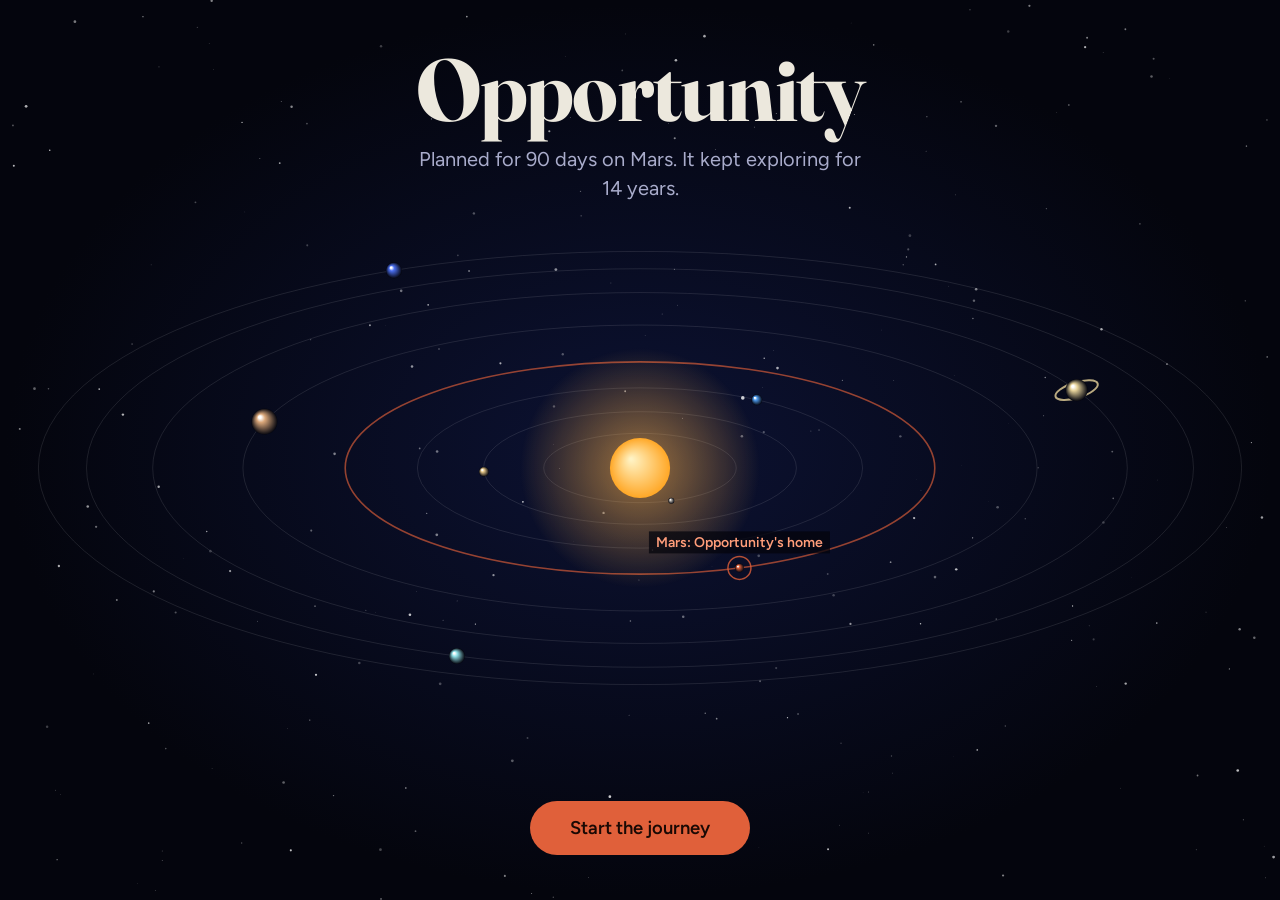
<file: index.html>
<!DOCTYPE html>
<html lang="en">
<head>
  <meta charset="UTF-8">
  <meta name="viewport" content="width=device-width, initial-scale=1">
  <title>Opportunity: Abandoned but not Forgotten</title>
  <link rel="preconnect" href="https://fonts.googleapis.com">
  <link rel="preconnect" href="https://fonts.gstatic.com" crossorigin>
  <link href="https://fonts.googleapis.com/css2?family=Fraunces:opsz,wght@9..144,500;9..144,700&family=Figtree:wght@400;600&display=swap" rel="stylesheet">
  <link rel="stylesheet" href="index.css">
</head>
<body>
  <canvas id="space" aria-label="Animated solar system with the planets orbiting the Sun. Mars is highlighted because Opportunity landed there." role="img"></canvas>

  <header class="intro">
    <h1>Opportunity</h1>
    <p class="tagline">Planned for 90 days on Mars. It kept exploring for 14 years.</p>
  </header>

  <footer class="actions">
    <a id="start" class="start" href="launch.html">Start the journey</a>
  </footer>

  <script src="index.js"></script>
</body>
</html>
</file>
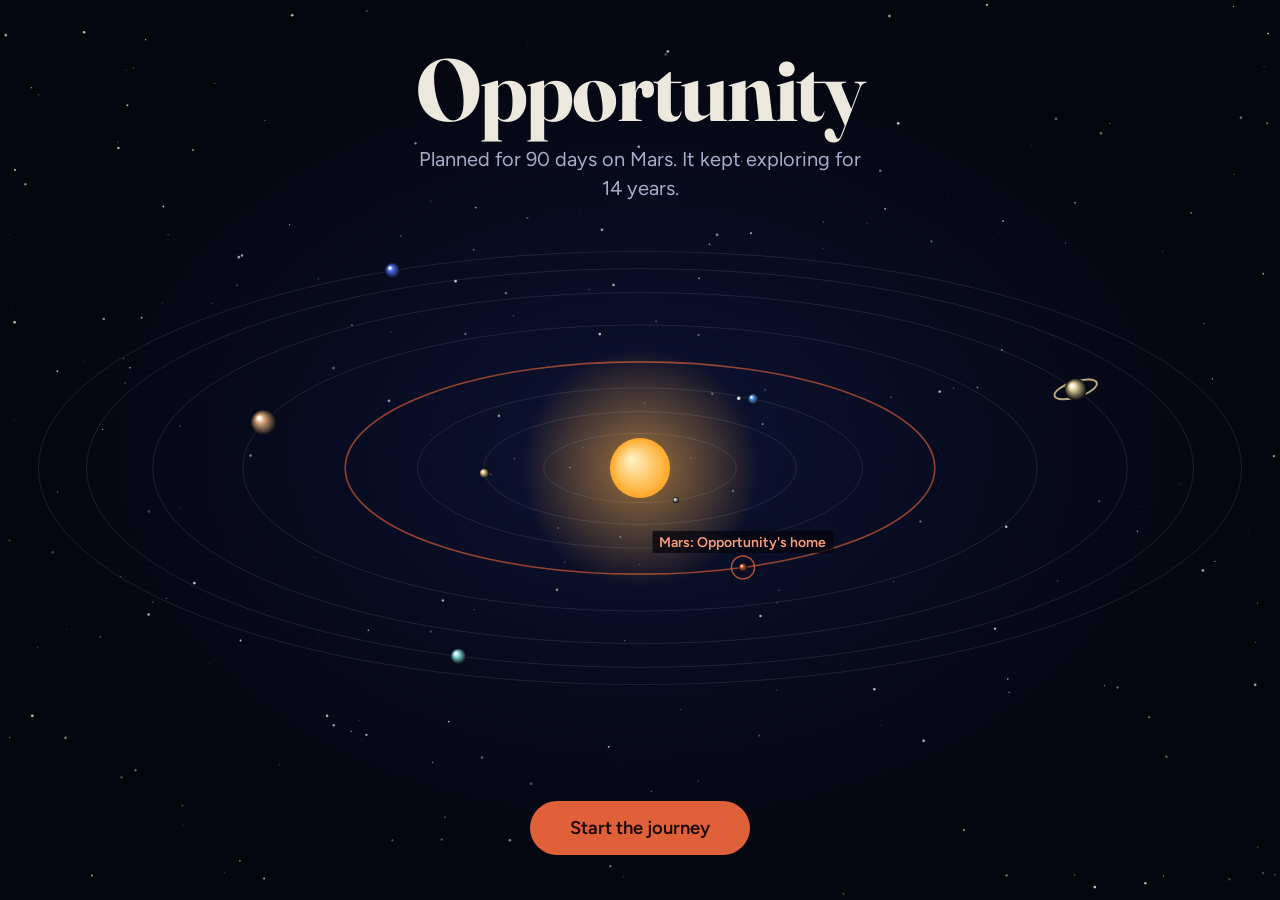
<file: 1.html>
<!DOCTYPE html>
<html lang="en">
<head>
  <meta charset="UTF-8">
  <meta name="viewport" content="width=device-width, initial-scale=1">
  <title>Opportunity: Abandoned but not Forgotten</title>
  <link rel="preconnect" href="https://fonts.googleapis.com">
  <link rel="preconnect" href="https://fonts.gstatic.com" crossorigin>
  <link href="https://fonts.googleapis.com/css2?family=Fraunces:opsz,wght@9..144,500;9..144,700&family=Figtree:wght@400;600&display=swap" rel="stylesheet">
  <link rel="stylesheet" href="1.css">
</head>
<body>
  <canvas id="space" aria-label="Animated solar system with the planets orbiting the Sun. Mars is highlighted because Opportunity landed there." role="img"></canvas>

  <header class="intro">
    <h1>Opportunity</h1>
    <p class="tagline">Planned for 90 days on Mars. It kept exploring for 14 years.</p>
  </header>

  <footer class="actions">
    <a id="start" class="start" href="2.html">Start the journey</a>
  </footer>

  <script src="1.js"></script>
</body>
</html>
</file>
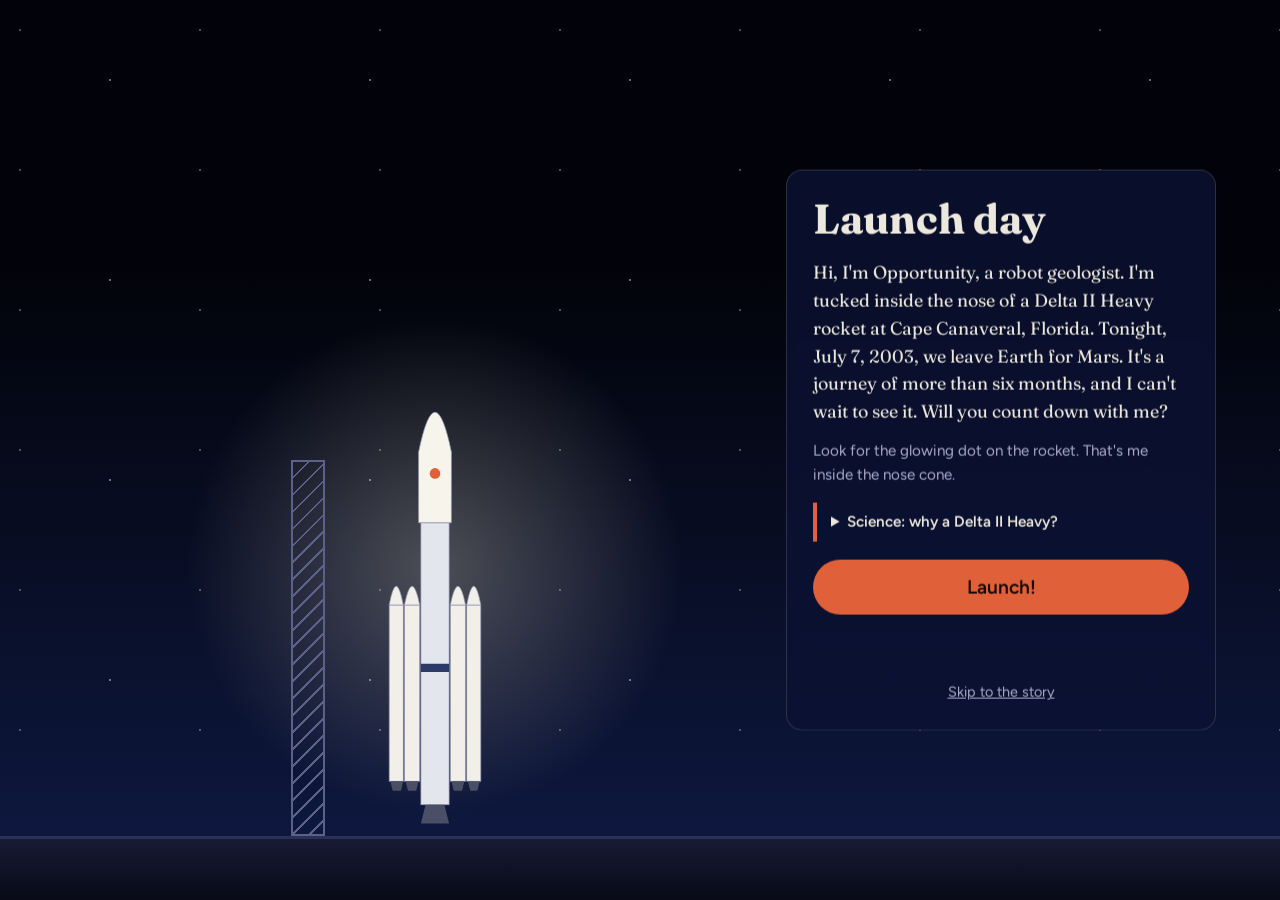
<file: 2.html>
<!DOCTYPE html>
<html lang="en">
<head>
  <meta charset="UTF-8">
  <meta name="viewport" content="width=device-width, initial-scale=1">
  <title>Launch day: Opportunity</title>
  <link rel="preconnect" href="https://fonts.googleapis.com">
  <link rel="preconnect" href="https://fonts.gstatic.com" crossorigin>
  <link href="https://fonts.googleapis.com/css2?family=Fraunces:opsz,wght@9..144,500;9..144,700&family=Figtree:wght@400;600&display=swap" rel="stylesheet">
  <link rel="stylesheet" href="2.css">
</head>
<body>
  <div class="scene" id="scene">
    <div class="glow"></div>
    <div class="tower" aria-hidden="true"></div>

    <div class="rocket" id="rocket">
      <svg viewBox="0 0 120 400" role="img" aria-label="A Delta II Heavy rocket on the launch pad, with Opportunity inside the nose cone">
        <g class="flames" id="flames">
          <polygon class="flame" points="52,385 68,385 60,480"/>
          <polygon class="flame" points="22,350 33,350 27.5,415"/>
          <polygon class="flame" points="35,350 46,350 40.5,415"/>
          <polygon class="flame" points="74,350 85,350 79.5,415"/>
          <polygon class="flame" points="87,350 98,350 92.5,415"/>
        </g>
        <g fill="#f1efe8" stroke="#8d92ad" stroke-width="0.6">
          <rect x="21" y="200" width="12" height="150"/><path d="M21 200 Q27 168 33 200Z"/>
          <rect x="34" y="200" width="13" height="150"/><path d="M34 200 Q40.5 168 47 200Z"/>
          <rect x="73" y="200" width="13" height="150"/><path d="M73 200 Q79.5 168 86 200Z"/>
          <rect x="87" y="200" width="12" height="150"/><path d="M87 200 Q93 168 99 200Z"/>
        </g>
        <rect x="48" y="130" width="24" height="240" fill="#e4e6ee" stroke="#8d92ad" stroke-width="0.6"/>
        <rect x="48" y="250" width="24" height="7" fill="#2b3a67"/>
        <path d="M46 130 L46 70 Q60 2 74 70 L74 130Z" fill="#f7f4ec" stroke="#8d92ad" stroke-width="0.6"/>
        <circle class="rover-dot" cx="60" cy="88" r="4.5"/>
        <path d="M52 370 L68 370 L72 386 L48 386Z" fill="#4a4f66"/>
        <g fill="#4a4f66"><path d="M22 350h11l-2 8H24z"/><path d="M35 350h11l-2 8h-7z"/><path d="M74 350h11l-2 8h-7z"/><path d="M88 350h10l-2 8h-6z"/></g>
      </svg>
    </div>

    <div class="smoke" id="smoke" aria-hidden="true"></div>
    <div class="ground"></div>
  </div>

  <aside class="panel">
    <h1>Launch day</h1>
    <p class="voice">Hi, I'm Opportunity, a robot geologist. I'm tucked inside the nose of a Delta II Heavy rocket at Cape Canaveral, Florida. Tonight, July 7, 2003, we leave Earth for Mars. It's a journey of more than six months, and I can't wait to see it. Will you count down with me?</p>
    <p class="hint">Look for the glowing dot on the rocket. That's me inside the nose cone.</p>
    <details class="science"><summary>Science: why a Delta II Heavy?</summary>
      <p>Opportunity's launch window needed more energy than her twin Spirit's, so she flew on the more powerful Heavy version of the Delta II, which has larger solid boosters strapped to its sides.</p></details>
    <button id="launch" type="button">Launch!</button>
    <p class="count" id="count" aria-live="assertive"></p>
    <a class="skip" href="story.html">Skip to the story</a>
  </aside>

  <script src="2.js"></script>
</body>
</html>
</file>
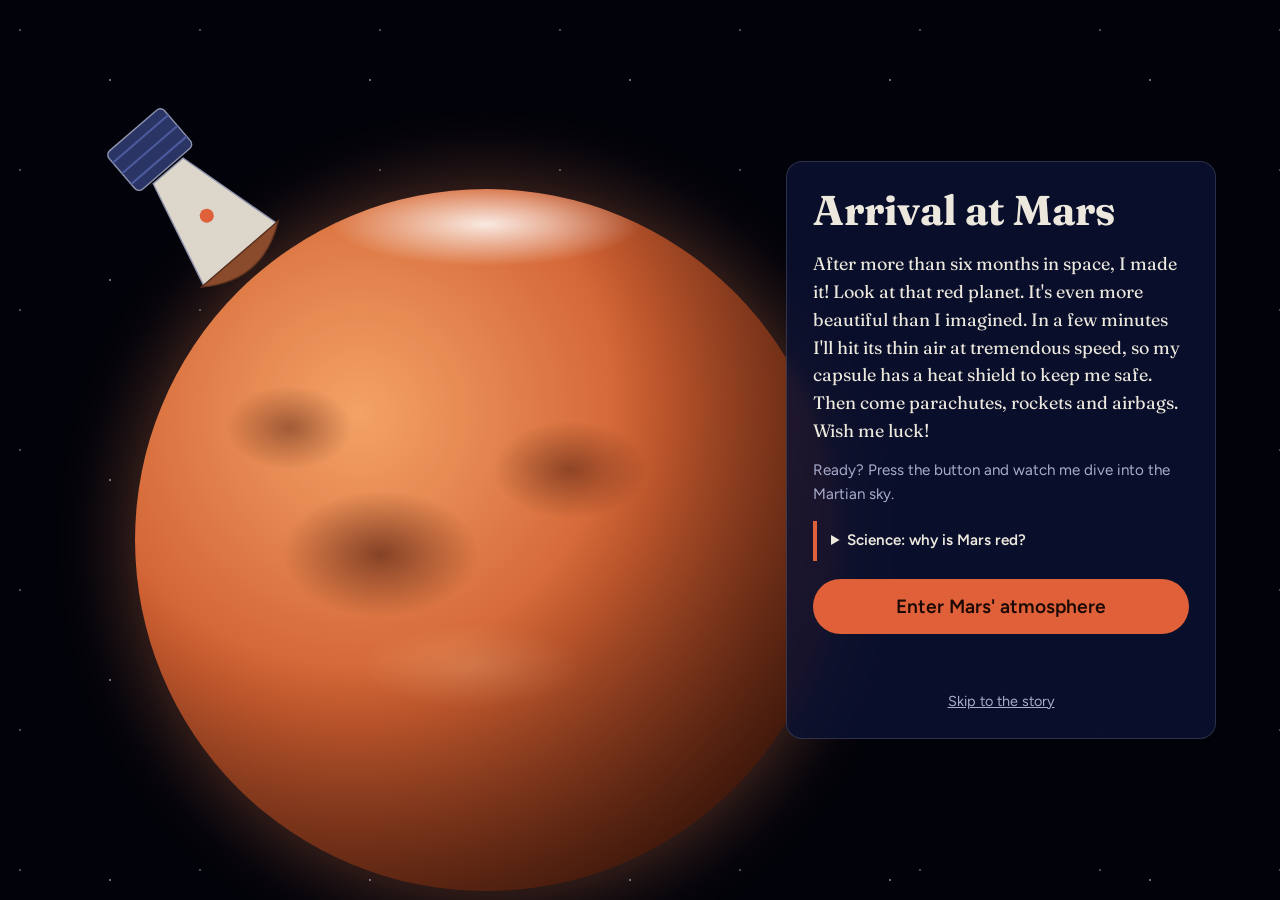
<file: 3.html>
<!DOCTYPE html>
<html lang="en">
<head>
  <meta charset="UTF-8">
  <meta name="viewport" content="width=device-width, initial-scale=1">
  <title>Arrival at Mars: Opportunity</title>
  <link rel="preconnect" href="https://fonts.googleapis.com">
  <link rel="preconnect" href="https://fonts.gstatic.com" crossorigin>
  <link href="https://fonts.googleapis.com/css2?family=Fraunces:opsz,wght@9..144,500;9..144,700&family=Figtree:wght@400;600&display=swap" rel="stylesheet">
  <link rel="stylesheet" href="3.css">
</head>
<body>
  <div class="scene" id="scene">
    <div class="mars" id="mars" role="img" aria-label="The red planet Mars"></div>

    <div class="capsule" id="capsule">
      <div class="bob">
        <svg viewBox="0 0 200 120" role="img" aria-label="Opportunity's capsule, with its heat shield facing Mars">
          <defs>
            <linearGradient id="trail" x1="1" x2="0">
              <stop offset="0" stop-color="#fff3c4"/><stop offset=".4" stop-color="#ffa13a"/><stop offset="1" stop-color="#e0603a" stop-opacity="0"/>
            </linearGradient>
          </defs>
          <polygon class="trail" points="130,60 40,22 -150,60 40,98" fill="url(#trail)"/>
          <rect x="8" y="34" width="36" height="52" rx="4" fill="#2a3566" stroke="#8d92ad" stroke-width="1"/>
          <path d="M16 34v52M26 34v52M36 34v52" stroke="#4b5a9c" stroke-width="1.5"/>
          <path d="M46 46 L124 26 L124 94 L46 74Z" fill="#dcd7ca" stroke="#8d92ad" stroke-width="1"/>
          <path d="M124 24 Q150 60 124 96Z" fill="#8a4b2d" stroke="#5b2f1b" stroke-width="1"/>
          <circle class="rover-dot" cx="88" cy="60" r="5"/>
        </svg>
      </div>
    </div>

    <div class="flash" id="flash"></div>
  </div>

  <aside class="panel">
    <h1>Arrival at Mars</h1>
    <p class="voice">After more than six months in space, I made it! Look at that red planet. It's even more beautiful than I imagined. In a few minutes I'll hit its thin air at tremendous speed, so my capsule has a heat shield to keep me safe. Then come parachutes, rockets and airbags. Wish me luck!</p>
    <p class="hint">Ready? Press the button and watch me dive into the Martian sky.</p>
    <details class="science"><summary>Science: why is Mars red?</summary>
      <p>Mars is covered in dust and rock that contain iron oxide, which is the same thing as rust. That is why the whole planet looks reddish-orange. Opportunity's trip from the top of the atmosphere to the ground took only about six minutes.</p></details>
    <button id="enter" type="button">Enter Mars' atmosphere</button>
    <p class="count" id="count" aria-live="assertive"></p>
    <a class="skip" href="story.html">Skip to the story</a>
  </aside>

  <script src="3.js"></script>
</body>
</html>
</file>
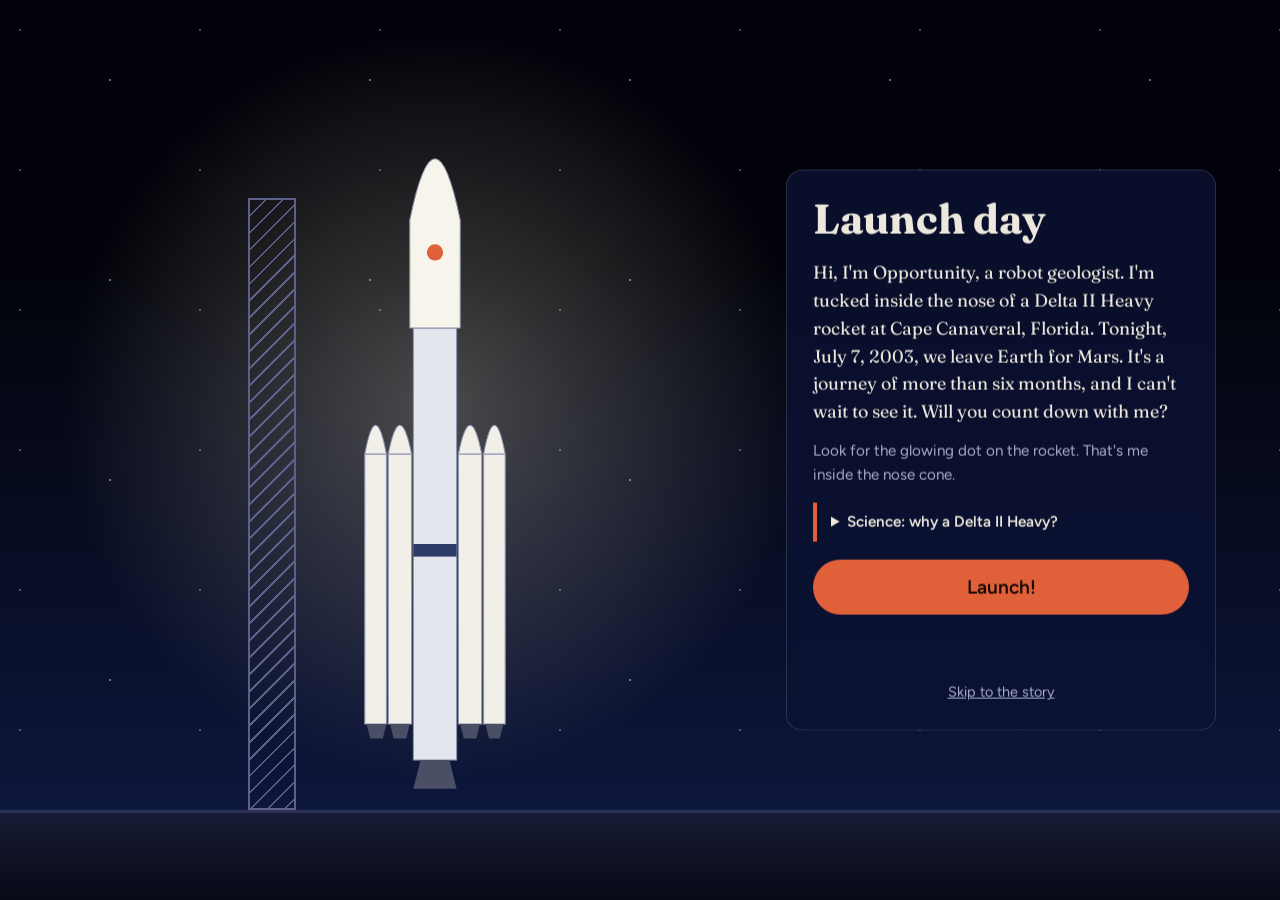
<file: launch.html>
<!DOCTYPE html>
<html lang="en">
<head>
  <meta charset="UTF-8">
  <meta name="viewport" content="width=device-width, initial-scale=1">
  <title>Launch day: Opportunity</title>
  <link rel="preconnect" href="https://fonts.googleapis.com">
  <link rel="preconnect" href="https://fonts.gstatic.com" crossorigin>
  <link href="https://fonts.googleapis.com/css2?family=Fraunces:opsz,wght@9..144,500;9..144,700&family=Figtree:wght@400;600&display=swap" rel="stylesheet">
  <link rel="stylesheet" href="launch.css">
</head>
<body>
  <div class="scene" id="scene">
    <div class="glow"></div>
    <div class="tower" aria-hidden="true"></div>

    <div class="rocket" id="rocket">
      <svg viewBox="0 0 120 400" role="img" aria-label="A Delta II Heavy rocket on the launch pad, with Opportunity inside the nose cone">
        <g class="flames" id="flames">
          <polygon class="flame" points="52,385 68,385 60,480"/>
          <polygon class="flame" points="22,350 33,350 27.5,415"/>
          <polygon class="flame" points="35,350 46,350 40.5,415"/>
          <polygon class="flame" points="74,350 85,350 79.5,415"/>
          <polygon class="flame" points="87,350 98,350 92.5,415"/>
        </g>
        <g fill="#f1efe8" stroke="#8d92ad" stroke-width="0.6">
          <rect x="21" y="200" width="12" height="150"/><path d="M21 200 Q27 168 33 200Z"/>
          <rect x="34" y="200" width="13" height="150"/><path d="M34 200 Q40.5 168 47 200Z"/>
          <rect x="73" y="200" width="13" height="150"/><path d="M73 200 Q79.5 168 86 200Z"/>
          <rect x="87" y="200" width="12" height="150"/><path d="M87 200 Q93 168 99 200Z"/>
        </g>
        <rect x="48" y="130" width="24" height="240" fill="#e4e6ee" stroke="#8d92ad" stroke-width="0.6"/>
        <rect x="48" y="250" width="24" height="7" fill="#2b3a67"/>
        <path d="M46 130 L46 70 Q60 2 74 70 L74 130Z" fill="#f7f4ec" stroke="#8d92ad" stroke-width="0.6"/>
        <circle class="rover-dot" cx="60" cy="88" r="4.5"/>
        <path d="M52 370 L68 370 L72 386 L48 386Z" fill="#4a4f66"/>
        <g fill="#4a4f66"><path d="M22 350h11l-2 8H24z"/><path d="M35 350h11l-2 8h-7z"/><path d="M74 350h11l-2 8h-7z"/><path d="M88 350h10l-2 8h-6z"/></g>
      </svg>
    </div>

    <div class="smoke" id="smoke" aria-hidden="true"></div>
    <div class="ground"></div>
  </div>

  <aside class="panel">
    <h1>Launch day</h1>
    <p class="voice">Hi, I'm Opportunity, a robot geologist. I'm tucked inside the nose of a Delta II Heavy rocket at Cape Canaveral, Florida. Tonight, July 7, 2003, we leave Earth for Mars. It's a journey of more than six months, and I can't wait to see it. Will you count down with me?</p>
    <p class="hint">Look for the glowing dot on the rocket. That's me inside the nose cone.</p>
    <details class="science"><summary>Science: why a Delta II Heavy?</summary>
      <p>Opportunity's launch window needed more energy than her twin Spirit's, so she flew on the more powerful Heavy version of the Delta II, which has larger solid boosters strapped to its sides.</p></details>
    <button id="launch" type="button">Launch!</button>
    <p class="count" id="count" aria-live="assertive"></p>
    <a class="skip" href="mars.html">Skip to the story</a>
  </aside>

  <script src="launch.js"></script>
</body>
</html>
</file>
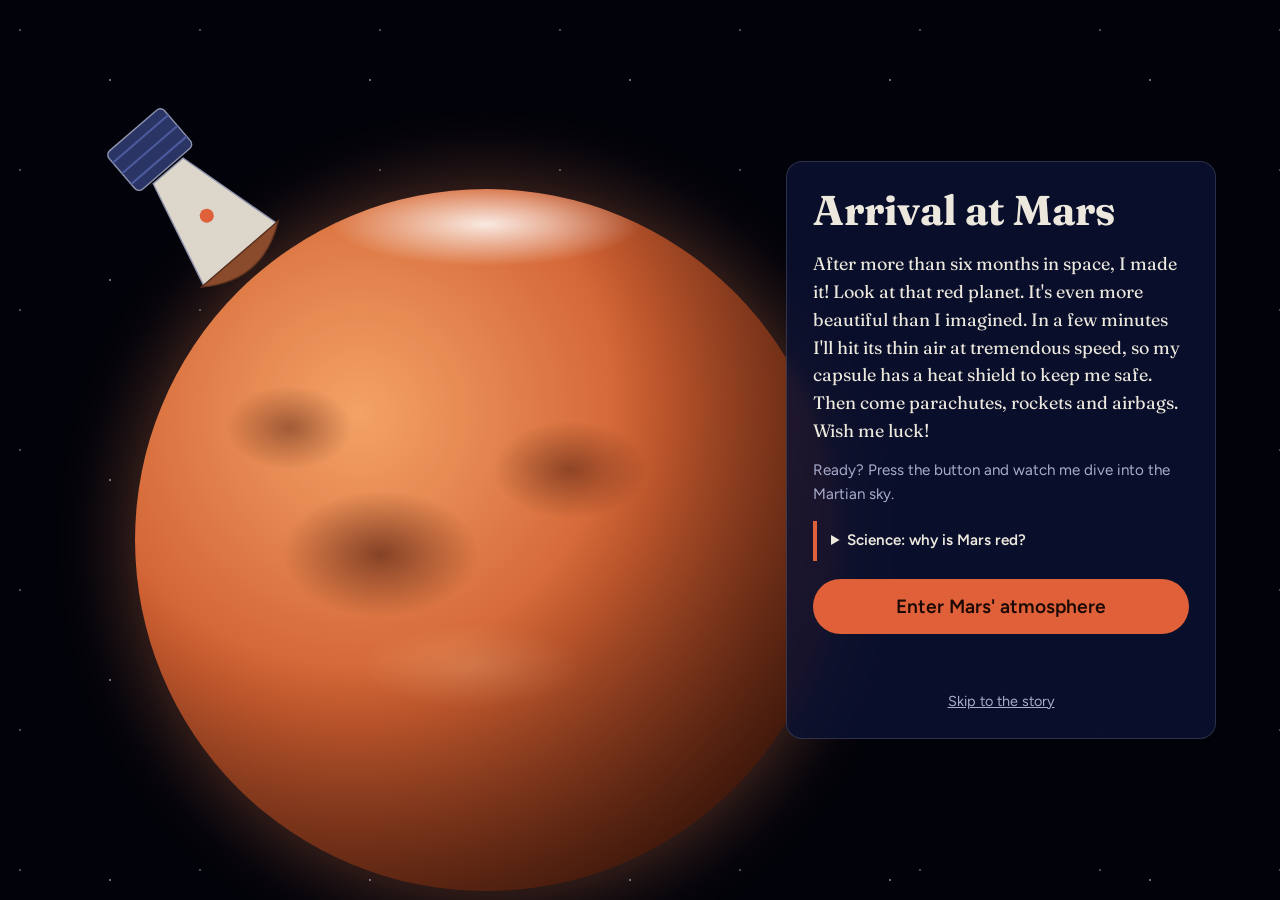
<file: mars.html>
<!DOCTYPE html>
<html lang="en">
<head>
  <meta charset="UTF-8">
  <meta name="viewport" content="width=device-width, initial-scale=1">
  <title>Arrival at Mars: Opportunity</title>
  <link rel="preconnect" href="https://fonts.googleapis.com">
  <link rel="preconnect" href="https://fonts.gstatic.com" crossorigin>
  <link href="https://fonts.googleapis.com/css2?family=Fraunces:opsz,wght@9..144,500;9..144,700&family=Figtree:wght@400;600&display=swap" rel="stylesheet">
  <link rel="stylesheet" href="mars.css">
</head>
<body>
  <div class="scene" id="scene">
    <div class="mars" id="mars" role="img" aria-label="The red planet Mars"></div>

    <div class="capsule" id="capsule">
      <div class="bob">
        <svg viewBox="0 0 200 120" role="img" aria-label="Opportunity's capsule, with its heat shield facing Mars">
          <defs>
            <linearGradient id="trail" x1="1" x2="0">
              <stop offset="0" stop-color="#fff3c4"/><stop offset=".4" stop-color="#ffa13a"/><stop offset="1" stop-color="#e0603a" stop-opacity="0"/>
            </linearGradient>
          </defs>
          <polygon class="trail" points="130,60 40,22 -150,60 40,98" fill="url(#trail)"/>
          <rect x="8" y="34" width="36" height="52" rx="4" fill="#2a3566" stroke="#8d92ad" stroke-width="1"/>
          <path d="M16 34v52M26 34v52M36 34v52" stroke="#4b5a9c" stroke-width="1.5"/>
          <path d="M46 46 L124 26 L124 94 L46 74Z" fill="#dcd7ca" stroke="#8d92ad" stroke-width="1"/>
          <path d="M124 24 Q150 60 124 96Z" fill="#8a4b2d" stroke="#5b2f1b" stroke-width="1"/>
          <circle class="rover-dot" cx="88" cy="60" r="5"/>
        </svg>
      </div>
    </div>

    <div class="flash" id="flash"></div>
  </div>

  <aside class="panel">
    <h1>Arrival at Mars</h1>
    <p class="voice">After more than six months in space, I made it! Look at that red planet. It's even more beautiful than I imagined. In a few minutes I'll hit its thin air at tremendous speed, so my capsule has a heat shield to keep me safe. Then come parachutes, rockets and airbags. Wish me luck!</p>
    <p class="hint">Ready? Press the button and watch me dive into the Martian sky.</p>
    <details class="science"><summary>Science: why is Mars red?</summary>
      <p>Mars is covered in dust and rock that contain iron oxide, which is the same thing as rust. That is why the whole planet looks reddish-orange. Opportunity's trip from the top of the atmosphere to the ground took only about six minutes.</p></details>
    <button id="enter" type="button">Enter Mars' atmosphere</button>
    <p class="count" id="count" aria-live="assertive"></p>
    <a class="skip" href="next.html">Skip to the story</a>
  </aside>

  <script src="mars.js"></script>
</body>
</html>
</file>
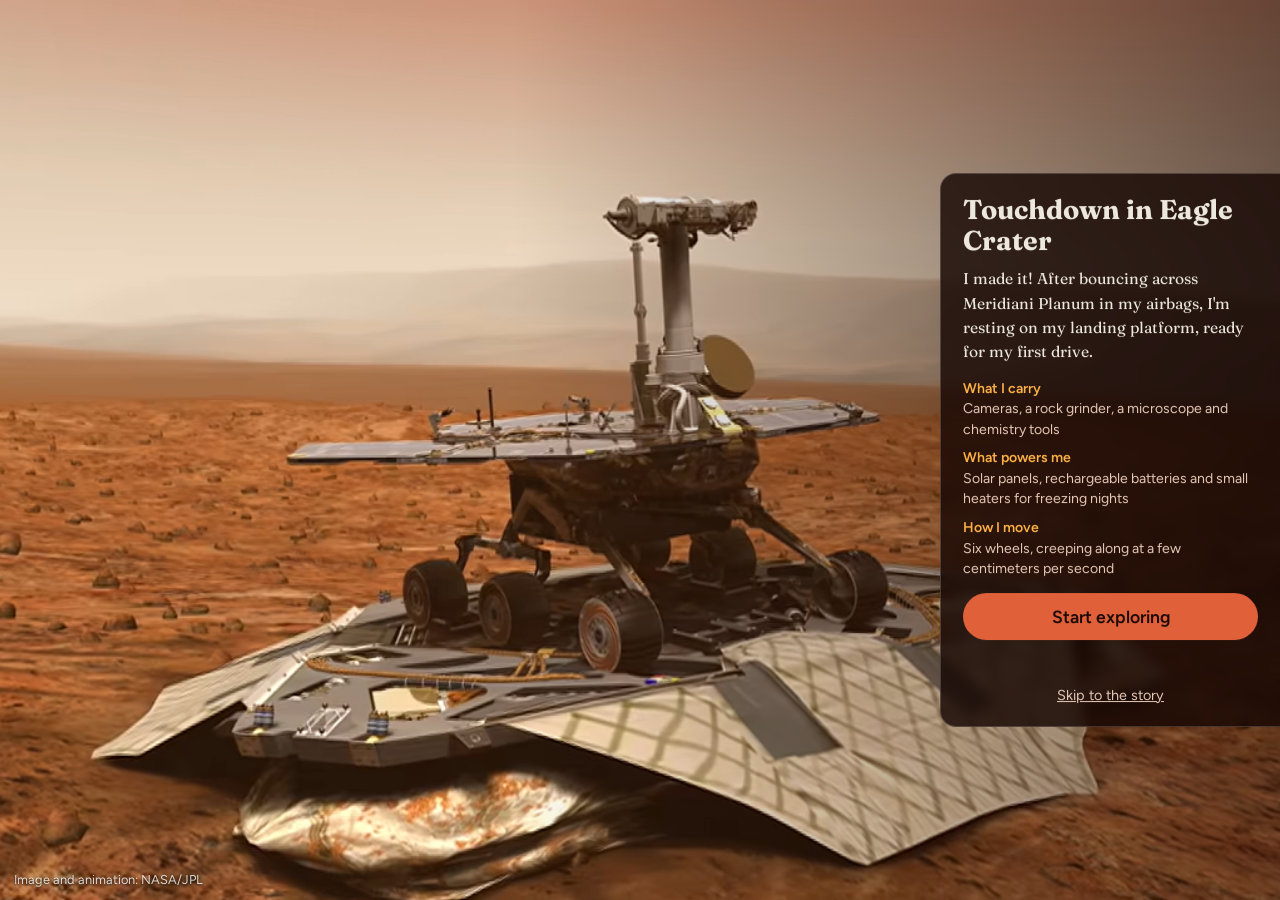
<file: next.html>
<!DOCTYPE html>
<html lang="en">
<head>
  <meta charset="UTF-8">
  <meta name="viewport" content="width=device-width, initial-scale=1">
  <title>Touchdown: Opportunity</title>
  <link rel="preconnect" href="https://fonts.googleapis.com">
  <link rel="preconnect" href="https://fonts.gstatic.com" crossorigin>
  <link href="https://fonts.googleapis.com/css2?family=Fraunces:opsz,wght@9..144,500;9..144,700&family=Figtree:wght@400;600&display=swap" rel="stylesheet">
  <link rel="stylesheet" href="next.css">
</head>
<body>
  <!-- Shows the picture until the button is pressed, then plays the drive-off clip.
       Put your picture at images/landing.jpg and your clip at videos/drive-off.mp4 -->
  <video id="scene" muted playsinline preload="auto" poster="next.png" aria-label="Opportunity on its landing platform on Mars. An artist's rendering by NASA/JPL.">
    <source src="next.mp4" type="video/mp4">
  </video>
  <div class="shade"></div>

  <aside class="panel">
    <h1>Touchdown in Eagle Crater</h1>
    <p class="voice">I made it! After bouncing across Meridiani Planum in my airbags, I'm resting on my landing platform, ready for my first drive.</p>
    <dl class="facts">
      <dt>What I carry</dt><dd>Cameras, a rock grinder, a microscope and chemistry tools</dd>
      <dt>What powers me</dt><dd>Solar panels, rechargeable batteries and small heaters for freezing nights</dd>
      <dt>How I move</dt><dd>Six wheels, creeping along at a few centimeters per second</dd>
    </dl>
    <button id="go" type="button">Start exploring</button>
    <p class="status" id="status" aria-live="polite"></p>
    <a class="skip" href="story.html">Skip to the story</a>
  </aside>
  <p class="credit">Image and animation: NASA/JPL</p>

  <script src="next.js"></script>
</body>
</html>
</file>
<file: index.css>
:root {
  --space: #04050d;
  --deep: #0c1233;
  --sun: #ffb347;
  --mars: #e0603a;
  --text: #ece8dd;
  --muted: #a9accb;
}

* { box-sizing: border-box; }

html, body {
  height: 100%;
  margin: 0;
  overflow: hidden;
  background: radial-gradient(ellipse at center, var(--deep) 0%, var(--space) 70%);
  color: var(--text);
  font-family: "Figtree", system-ui, sans-serif;
}

#space {
  position: fixed;
  inset: 0;
  width: 100%;
  height: 100%;
  display: block;
}

.intro {
  position: fixed;
  top: 0;
  left: 0;
  right: 0;
  padding: clamp(20px, 5vh, 48px) 20px 0;
  text-align: center;
  pointer-events: none;
}

h1 {
  margin: 0;
  font-family: "Fraunces", Georgia, serif;
  font-weight: 700;
  font-size: clamp(2.6rem, 8vw, 5.5rem);
  letter-spacing: -0.02em;
  line-height: 1;
}

.tagline {
  margin: 12px auto 0;
  max-width: 34ch;
  font-size: clamp(1rem, 2.4vw, 1.25rem);
  line-height: 1.45;
  color: var(--muted);
}

.actions {
  position: fixed;
  left: 0;
  right: 0;
  bottom: clamp(20px, 5vh, 48px);
  display: flex;
  flex-direction: column;
  align-items: center;
  gap: 14px;
}

.start {
  display: inline-block;
  padding: 16px 40px;
  border-radius: 999px;
  background: var(--mars);
  color: #1a0904;
  font-weight: 600;
  font-size: 1.15rem;
  text-decoration: none;
  box-shadow: 0 0 0 0 rgba(224, 96, 58, 0.6);
  transition: transform 0.15s ease, background 0.15s ease;
  animation: pulse 2.6s ease-out infinite;
}

.start:hover { transform: scale(1.05); background: #f0724a; }

.start:focus-visible {
  outline: 3px solid var(--text);
  outline-offset: 4px;
}

@keyframes pulse {
  0%   { box-shadow: 0 0 0 0 rgba(224, 96, 58, 0.55); }
  70%  { box-shadow: 0 0 0 22px rgba(224, 96, 58, 0); }
  100% { box-shadow: 0 0 0 0 rgba(224, 96, 58, 0); }
}

/* Page leaves when Start is pressed */
body.leaving { opacity: 0; transition: opacity 0.6s ease; }
</file>
<file: 1.css>
:root {
  --space: #04050d;
  --deep: #0c1233;
  --sun: #ffb347;
  --mars: #e0603a;
  --text: #ece8dd;
  --muted: #a9accb;
}

* { box-sizing: border-box; }

html, body {
  height: 100%;
  margin: 0;
  overflow: hidden;
  background: radial-gradient(ellipse at center, var(--deep) 0%, var(--space) 70%);
  color: var(--text);
  font-family: "Figtree", system-ui, sans-serif;
}

#space {
  position: fixed;
  inset: 0;
  width: 100%;
  height: 100%;
  display: block;
}

.intro {
  position: fixed;
  top: 0;
  left: 0;
  right: 0;
  padding: clamp(20px, 5vh, 48px) 20px 0;
  text-align: center;
  pointer-events: none;
}

h1 {
  margin: 0;
  font-family: "Fraunces", Georgia, serif;
  font-weight: 700;
  font-size: clamp(2.6rem, 8vw, 5.5rem);
  letter-spacing: -0.02em;
  line-height: 1;
}

.tagline {
  margin: 12px auto 0;
  max-width: 34ch;
  font-size: clamp(1rem, 2.4vw, 1.25rem);
  line-height: 1.45;
  color: var(--muted);
}

.actions {
  position: fixed;
  left: 0;
  right: 0;
  bottom: clamp(20px, 5vh, 48px);
  display: flex;
  flex-direction: column;
  align-items: center;
  gap: 14px;
}

.start {
  display: inline-block;
  padding: 16px 40px;
  border-radius: 999px;
  background: var(--mars);
  color: #1a0904;
  font-weight: 600;
  font-size: 1.15rem;
  text-decoration: none;
  box-shadow: 0 0 0 0 rgba(224, 96, 58, 0.6);
  transition: transform 0.15s ease, background 0.15s ease;
  animation: pulse 2.6s ease-out infinite;
}

.start:hover { transform: scale(1.05); background: #f0724a; }

.start:focus-visible {
  outline: 3px solid var(--text);
  outline-offset: 4px;
}

@keyframes pulse {
  0%   { box-shadow: 0 0 0 0 rgba(224, 96, 58, 0.55); }
  70%  { box-shadow: 0 0 0 22px rgba(224, 96, 58, 0); }
  100% { box-shadow: 0 0 0 0 rgba(224, 96, 58, 0); }
}

/* Page leaves when Start is pressed */
body.leaving { opacity: 0; transition: opacity 0.6s ease; }
</file>
<file: 2.css>
:root{--bg:#02030a;--text:#ece8dd;--muted:#a9accb;--mars:#e0603a;--sun:#ffb347;--card:#111741;--rh:clamp(250px,56vh,470px);--ground:64px}
*{box-sizing:border-box}
html,body{height:100%;margin:0;overflow:hidden;background:var(--bg);color:var(--text);font-family:"Figtree",system-ui,sans-serif;line-height:1.55}
body{transition:opacity .8s}
body.leaving{opacity:0}
:focus-visible{outline:3px solid var(--text);outline-offset:3px}

.scene{position:fixed;inset:0;overflow:hidden;
  background:
    radial-gradient(1px 1px at 20px 30px,#fff,transparent) 0 0/180px 140px,
    radial-gradient(1.4px 1.4px at 110px 80px,#cfd8ff,transparent) 0 0/260px 200px,
    linear-gradient(#02030a 30%,#0f1a44 100%)}
.glow{position:absolute;left:var(--rx,34%);bottom:var(--ground);width:60vmin;height:60vmin;transform:translateX(-50%);
  background:radial-gradient(circle,rgba(255,244,214,.28),transparent 65%)}
.ground{position:absolute;left:0;right:0;bottom:0;height:var(--ground);background:linear-gradient(#171b34,#080a17);border-top:3px solid #2a3058}

.rocket{position:absolute;left:var(--rx,34%);bottom:calc(var(--ground) - 4px);height:var(--rh);transform:translateX(-50%);z-index:2}
.rocket svg{height:100%;width:auto;display:block;overflow:visible}
.tower{position:absolute;left:var(--rx,34%);bottom:var(--ground);height:calc(var(--rh)*.8);width:34px;margin-left:calc(var(--rh)*-.2 - 50px);
  border:2px solid #5b6188;background:repeating-linear-gradient(135deg,transparent 0 10px,#5b6188 10px 12px)}
.rover-dot{fill:var(--mars);animation:pulse 1.6s ease-in-out infinite}
@keyframes pulse{50%{fill:#ffd2a8;r:6}}

.flames{opacity:0}
.flame{fill:#ffb347;transform-box:fill-box;transform-origin:top;animation:flick .09s infinite alternate}
@keyframes flick{from{transform:scaleY(.8)}to{transform:scaleY(1.15)}}
.ignite .flames{opacity:1}
.ignite .rocket{animation:shake .06s infinite alternate}
@keyframes shake{from{transform:translate(calc(-50% - 1.5px),0)}to{transform:translate(calc(-50% + 1.5px),1px)}}
.lift .rocket{animation:none;transform:translate(-50%,calc(-1 * (100vh + 140px)));transition:transform 5s cubic-bezier(.6,0,.9,.6)}

.smoke{position:absolute;left:var(--rx,34%);bottom:var(--ground);width:0;height:0;z-index:3}
.puff{position:absolute;bottom:0;left:0;width:60px;height:60px;border-radius:50%;background:rgba(230,230,240,.5);opacity:0}
.ignite .puff{animation:puff 3.5s ease-out forwards}
@keyframes puff{0%{opacity:.8;transform:translate(0,0) scale(.4)}100%{opacity:0;transform:translate(var(--dx),-30px) scale(3.2)}}

.panel{position:fixed;right:clamp(16px,5vw,64px);top:50%;transform:translateY(-50%);width:min(430px,44vw);z-index:5;
  padding:26px;border-radius:16px;background:rgba(12,18,51,.82);border:1px solid rgba(255,255,255,.14);backdrop-filter:blur(6px)}
h1{font-family:"Fraunces",Georgia,serif;font-size:clamp(1.8rem,3.4vw,2.6rem);line-height:1.1;margin:0 0 .4em}
.voice{font-family:"Fraunces",Georgia,serif;font-size:1.12rem;margin:0 0 .8em}
.hint{color:var(--muted);font-size:.95rem;margin:0 0 1em}
.science{border-left:4px solid var(--mars);padding:8px 14px;margin-bottom:18px;font-size:.95rem}
.science summary{cursor:pointer;font-weight:600}
#launch{display:block;width:100%;padding:16px;border:0;border-radius:999px;background:var(--mars);color:#1a0904;font:600 1.2rem "Figtree",sans-serif;cursor:pointer;transition:transform .15s}
#launch:hover:not(:disabled){transform:scale(1.03)}
#launch:disabled{opacity:.5;cursor:default}
.count{min-height:2.2em;margin:10px 0 0;text-align:center;font:700 1.6rem "Fraunces",serif;color:var(--sun)}
.skip{display:block;text-align:center;color:var(--muted);font-size:.9rem}

@media (max-width:760px){
  :root{--rx:50%;--rh:clamp(200px,38vh,320px)}
  .panel{top:12px;transform:none;right:12px;left:12px;width:auto;padding:16px;max-height:52vh;overflow:auto}
  .voice{font-size:1rem}
  .tower{display:none}
}
</file>
<file: 3.css>
:root{--bg:#02030a;--text:#ece8dd;--muted:#a9accb;--mars:#e0603a;--sun:#ffb347;--ms:clamp(340px,78vh,820px)}
*{box-sizing:border-box}
html,body{height:100%;margin:0;overflow:hidden;background:var(--bg);color:var(--text);font-family:"Figtree",system-ui,sans-serif;line-height:1.55}
body{transition:opacity .8s}
body.leaving{opacity:0}
:focus-visible{outline:3px solid var(--text);outline-offset:3px}

.scene{position:fixed;inset:0;overflow:hidden;
  background:
    radial-gradient(1px 1px at 20px 30px,#fff,transparent) 0 0/180px 140px,
    radial-gradient(1.4px 1.4px at 110px 80px,#cfd8ff,transparent) 0 0/260px 200px,
    #02030a}

/* Mars */
.mars{position:absolute;left:var(--mx,38%);top:60%;width:var(--ms);height:var(--ms);border-radius:50%;overflow:hidden;
  transform:translate(-50%,-50%);transition:transform 4.2s ease-in;
  background:radial-gradient(circle at 32% 32%,#f4a266,#cf5e30 45%,#8a3519 78%,#3d150b);
  box-shadow:0 0 70px 12px rgba(255,140,90,.28)}
.mars::before{content:"";position:absolute;inset:0;
  background:
    radial-gradient(ellipse 14% 9% at 35% 52%,rgba(70,24,12,.6),transparent),
    radial-gradient(ellipse 11% 7% at 62% 40%,rgba(70,24,12,.5),transparent),
    radial-gradient(ellipse 16% 6% at 48% 68%,rgba(255,200,150,.25),transparent),
    radial-gradient(ellipse 9% 6% at 22% 34%,rgba(70,24,12,.45),transparent);
  background-size:var(--ms) var(--ms);animation:spin 90s linear infinite}
@keyframes spin{to{background-position-x:var(--ms)}}
.mars::after{content:"";position:absolute;inset:0;
  background:
    radial-gradient(ellipse 22% 6% at 50% 5%,rgba(255,255,255,.85),transparent),
    radial-gradient(circle at 30% 30%,transparent 38%,rgba(0,0,0,.78) 100%)}
.go .mars{transform:translate(-50%,-50%) scale(1.3)}

/* Capsule */
.capsule{position:absolute;left:var(--cx,6%);top:var(--cy,16%);width:clamp(170px,22vw,340px);z-index:3;
  transform:translate(var(--tx,0px),var(--ty,0px)) rotate(var(--rot,20deg)) scale(var(--s,1))}
.go .capsule{--s:.14;opacity:0;transition:transform 4.2s ease-in,opacity .5s ease-in 3.7s}
.capsule svg{width:100%;height:auto;display:block;overflow:visible}
.bob{animation:bob 3.5s ease-in-out infinite alternate}
@keyframes bob{to{transform:translateY(10px)}}
.go .bob{animation:none}
.trail{opacity:0;transition:opacity .8s;transform-box:fill-box;transform-origin:right;animation:flick .1s infinite alternate}
.go .trail{opacity:.95}
@keyframes flick{from{transform:scaleX(.88)}to{transform:scaleX(1.08)}}
.rover-dot{fill:var(--mars);animation:pulse 1.6s ease-in-out infinite}
@keyframes pulse{50%{fill:#ffd2a8;r:7}}

.flash{position:absolute;inset:0;opacity:0;z-index:4;pointer-events:none;
  background:radial-gradient(circle at var(--fx,40%) var(--fy,60%),#fff3c4,#e0603a 60%,#3d150b)}
.go .flash{opacity:1;transition:opacity .9s ease-in 3.6s}

/* Panel */
.panel{position:fixed;right:clamp(16px,5vw,64px);top:50%;transform:translateY(-50%);width:min(430px,44vw);z-index:5;
  padding:26px;border-radius:16px;background:rgba(12,18,51,.82);border:1px solid rgba(255,255,255,.14);backdrop-filter:blur(6px)}
h1{font-family:"Fraunces",Georgia,serif;font-size:clamp(1.8rem,3.4vw,2.6rem);line-height:1.1;margin:0 0 .4em}
.voice{font-family:"Fraunces",Georgia,serif;font-size:1.12rem;margin:0 0 .8em}
.hint{color:var(--muted);font-size:.95rem;margin:0 0 1em}
.science{border-left:4px solid var(--mars);padding:8px 14px;margin-bottom:18px;font-size:.95rem}
.science summary{cursor:pointer;font-weight:600}
#enter{display:block;width:100%;padding:16px;border:0;border-radius:999px;background:var(--mars);color:#1a0904;font:600 1.2rem "Figtree",sans-serif;cursor:pointer;transition:transform .15s}
#enter:hover:not(:disabled){transform:scale(1.03)}
#enter:disabled{opacity:.5;cursor:default}
.count{min-height:2.2em;margin:10px 0 0;text-align:center;font:700 1.3rem "Fraunces",serif;color:var(--sun)}
.skip{display:block;text-align:center;color:var(--muted);font-size:.9rem}

@media (max-width:760px){
  :root{--ms:clamp(260px,52vh,520px)}
  .mars{--mx:50%;left:50%;top:76%}
  .capsule{--cx:8%;--cy:50%;width:clamp(130px,34vw,200px)}
  .panel{top:12px;transform:none;right:12px;left:12px;width:auto;padding:16px;max-height:46vh;overflow:auto}
  .voice{font-size:1rem}
}
</file>
<file: launch.css>
:root{--bg:#02030a;--text:#ece8dd;--muted:#a9accb;--mars:#e0603a;--sun:#ffb347;--card:#111741;--rh:clamp(340px,80vh,820px);--ground:90px}
*{box-sizing:border-box}
html,body{height:100%;margin:0;overflow:hidden;background:var(--bg);color:var(--text);font-family:"Figtree",system-ui,sans-serif;line-height:1.55}
body{transition:opacity .8s}
body.leaving{opacity:0}
:focus-visible{outline:3px solid var(--text);outline-offset:3px}

.scene{position:fixed;inset:0;overflow:hidden;
  background:
    radial-gradient(1px 1px at 20px 30px,#fff,transparent) 0 0/180px 140px,
    radial-gradient(1.4px 1.4px at 110px 80px,#cfd8ff,transparent) 0 0/260px 200px,
    linear-gradient(#02030a 30%,#0f1a44 100%)}
.glow{position:absolute;left:var(--rx,34%);bottom:var(--ground);width:90vmin;height:90vmin;transform:translateX(-50%);
  background:radial-gradient(circle,rgba(255,244,214,.28),transparent 65%)}
.ground{position:absolute;left:0;right:0;bottom:0;height:var(--ground);background:linear-gradient(#171b34,#080a17);border-top:3px solid #2a3058}

.rocket{position:absolute;left:var(--rx,34%);bottom:calc(var(--ground) - 4px);height:var(--rh);transform:translateX(-50%);z-index:2}
.rocket svg{height:100%;width:auto;display:block;overflow:visible}
.tower{position:absolute;left:var(--rx,34%);bottom:var(--ground);height:calc(var(--rh)*.85);width:48px;margin-left:calc(var(--rh)*-.18 - 58px);
  border:2px solid #5b6188;background:repeating-linear-gradient(135deg,transparent 0 10px,#5b6188 10px 12px)}
.rover-dot{fill:var(--mars);animation:pulse 1.6s ease-in-out infinite}
@keyframes pulse{50%{fill:#ffd2a8;r:6}}

.flames{opacity:0}
.flame{fill:#ffb347;transform-box:fill-box;transform-origin:top;animation:flick .09s infinite alternate}
@keyframes flick{from{transform:scaleY(.8)}to{transform:scaleY(1.15)}}
.ignite .flames{opacity:1}
.ignite .rocket{animation:shake .06s infinite alternate}
@keyframes shake{from{transform:translate(calc(-50% - 1.5px),0)}to{transform:translate(calc(-50% + 1.5px),1px)}}
.lift .rocket{animation:none;transform:translate(-50%,calc(-1 * (100vh + 140px)));transition:transform 5s cubic-bezier(.6,0,.9,.6)}

.smoke{position:absolute;left:var(--rx,34%);bottom:var(--ground);width:0;height:0;z-index:3}
.puff{position:absolute;bottom:0;left:0;width:60px;height:60px;border-radius:50%;background:rgba(230,230,240,.5);opacity:0}
.ignite .puff{animation:puff 3.5s ease-out forwards}
@keyframes puff{0%{opacity:.8;transform:translate(0,0) scale(.4)}100%{opacity:0;transform:translate(var(--dx),-30px) scale(3.2)}}

.panel{position:fixed;right:clamp(16px,5vw,64px);top:50%;transform:translateY(-50%);width:min(430px,44vw);z-index:5;
  padding:26px;border-radius:16px;background:rgba(12,18,51,.82);border:1px solid rgba(255,255,255,.14);backdrop-filter:blur(6px)}
h1{font-family:"Fraunces",Georgia,serif;font-size:clamp(1.8rem,3.4vw,2.6rem);line-height:1.1;margin:0 0 .4em}
.voice{font-family:"Fraunces",Georgia,serif;font-size:1.12rem;margin:0 0 .8em}
.hint{color:var(--muted);font-size:.95rem;margin:0 0 1em}
.science{border-left:4px solid var(--mars);padding:8px 14px;margin-bottom:18px;font-size:.95rem}
.science summary{cursor:pointer;font-weight:600}
#launch{display:block;width:100%;padding:16px;border:0;border-radius:999px;background:var(--mars);color:#1a0904;font:600 1.2rem "Figtree",sans-serif;cursor:pointer;transition:transform .15s}
#launch:hover:not(:disabled){transform:scale(1.03)}
#launch:disabled{opacity:.5;cursor:default}
.count{min-height:2.2em;margin:10px 0 0;text-align:center;font:700 1.6rem "Fraunces",serif;color:var(--sun)}
.skip{display:block;text-align:center;color:var(--muted);font-size:.9rem}

@media (max-width:760px){
  :root{--rx:50%;--rh:clamp(240px,42vh,420px);--ground:70px}
  .panel{top:12px;transform:none;right:12px;left:12px;width:auto;padding:16px;max-height:46vh;overflow:auto}
  .voice{font-size:1rem}
  .tower{display:none}
}
</file>
<file: mars.css>
:root{--bg:#02030a;--text:#ece8dd;--muted:#a9accb;--mars:#e0603a;--sun:#ffb347;--ms:clamp(340px,78vh,820px)}
*{box-sizing:border-box}
html,body{height:100%;margin:0;overflow:hidden;background:var(--bg);color:var(--text);font-family:"Figtree",system-ui,sans-serif;line-height:1.55}
body{transition:opacity .8s}
body.leaving{opacity:0}
:focus-visible{outline:3px solid var(--text);outline-offset:3px}

.scene{position:fixed;inset:0;overflow:hidden;
  background:
    radial-gradient(1px 1px at 20px 30px,#fff,transparent) 0 0/180px 140px,
    radial-gradient(1.4px 1.4px at 110px 80px,#cfd8ff,transparent) 0 0/260px 200px,
    #02030a}

/* Mars */
.mars{position:absolute;left:var(--mx,38%);top:60%;width:var(--ms);height:var(--ms);border-radius:50%;overflow:hidden;
  transform:translate(-50%,-50%);transition:transform 4.2s ease-in;
  background:radial-gradient(circle at 32% 32%,#f4a266,#cf5e30 45%,#8a3519 78%,#3d150b);
  box-shadow:0 0 70px 12px rgba(255,140,90,.28)}
.mars::before{content:"";position:absolute;inset:0;
  background:
    radial-gradient(ellipse 14% 9% at 35% 52%,rgba(70,24,12,.6),transparent),
    radial-gradient(ellipse 11% 7% at 62% 40%,rgba(70,24,12,.5),transparent),
    radial-gradient(ellipse 16% 6% at 48% 68%,rgba(255,200,150,.25),transparent),
    radial-gradient(ellipse 9% 6% at 22% 34%,rgba(70,24,12,.45),transparent);
  background-size:var(--ms) var(--ms);animation:spin 90s linear infinite}
@keyframes spin{to{background-position-x:var(--ms)}}
.mars::after{content:"";position:absolute;inset:0;
  background:
    radial-gradient(ellipse 22% 6% at 50% 5%,rgba(255,255,255,.85),transparent),
    radial-gradient(circle at 30% 30%,transparent 38%,rgba(0,0,0,.78) 100%)}
.go .mars{transform:translate(-50%,-50%) scale(1.3)}

/* Capsule */
.capsule{position:absolute;left:var(--cx,6%);top:var(--cy,16%);width:clamp(170px,22vw,340px);z-index:3;
  transform:translate(var(--tx,0px),var(--ty,0px)) rotate(var(--rot,20deg)) scale(var(--s,1))}
.go .capsule{--s:.14;opacity:0;transition:transform 4.2s ease-in,opacity .5s ease-in 3.7s}
.capsule svg{width:100%;height:auto;display:block;overflow:visible}
.bob{animation:bob 3.5s ease-in-out infinite alternate}
@keyframes bob{to{transform:translateY(10px)}}
.go .bob{animation:none}
.trail{opacity:0;transition:opacity .8s;transform-box:fill-box;transform-origin:right;animation:flick .1s infinite alternate}
.go .trail{opacity:.95}
@keyframes flick{from{transform:scaleX(.88)}to{transform:scaleX(1.08)}}
.rover-dot{fill:var(--mars);animation:pulse 1.6s ease-in-out infinite}
@keyframes pulse{50%{fill:#ffd2a8;r:7}}

.flash{position:absolute;inset:0;opacity:0;z-index:4;pointer-events:none;
  background:radial-gradient(circle at var(--fx,40%) var(--fy,60%),#fff3c4,#e0603a 60%,#3d150b)}
.go .flash{opacity:1;transition:opacity .9s ease-in 3.6s}

/* Panel */
.panel{position:fixed;right:clamp(16px,5vw,64px);top:50%;transform:translateY(-50%);width:min(430px,44vw);z-index:5;
  padding:26px;border-radius:16px;background:rgba(12,18,51,.82);border:1px solid rgba(255,255,255,.14);backdrop-filter:blur(6px)}
h1{font-family:"Fraunces",Georgia,serif;font-size:clamp(1.8rem,3.4vw,2.6rem);line-height:1.1;margin:0 0 .4em}
.voice{font-family:"Fraunces",Georgia,serif;font-size:1.12rem;margin:0 0 .8em}
.hint{color:var(--muted);font-size:.95rem;margin:0 0 1em}
.science{border-left:4px solid var(--mars);padding:8px 14px;margin-bottom:18px;font-size:.95rem}
.science summary{cursor:pointer;font-weight:600}
#enter{display:block;width:100%;padding:16px;border:0;border-radius:999px;background:var(--mars);color:#1a0904;font:600 1.2rem "Figtree",sans-serif;cursor:pointer;transition:transform .15s}
#enter:hover:not(:disabled){transform:scale(1.03)}
#enter:disabled{opacity:.5;cursor:default}
.count{min-height:2.2em;margin:10px 0 0;text-align:center;font:700 1.3rem "Fraunces",serif;color:var(--sun)}
.skip{display:block;text-align:center;color:var(--muted);font-size:.9rem}

@media (max-width:760px){
  :root{--ms:clamp(260px,52vh,520px)}
  .mars{--mx:50%;left:50%;top:76%}
  .capsule{--cx:8%;--cy:50%;width:clamp(130px,34vw,200px)}
  .panel{top:12px;transform:none;right:12px;left:12px;width:auto;padding:16px;max-height:46vh;overflow:auto}
  .voice{font-size:1rem}
}
</file>
<file: next.css>
:root{--text:#ece8dd;--muted:#e6c9b8;--mars:#e0603a;--sun:#ffb347}
*{box-sizing:border-box}
html,body{height:100%;margin:0;overflow:hidden;background:#2a0f07;color:var(--text);font-family:"Figtree",system-ui,sans-serif;line-height:1.55}
body{transition:opacity .8s}
body.leaving{opacity:0}
:focus-visible{outline:3px solid var(--text);outline-offset:3px}

#scene{position:fixed;inset:0;width:100%;height:100%;object-fit:cover;object-position:35% center;transition:transform 2.6s ease-in}
body.zoom #scene{transform:scale(1.18)}
.shade{position:fixed;inset:0;pointer-events:none;background:linear-gradient(90deg,transparent 40%,rgba(20,6,2,.55) 100%)}

.panel{position:fixed;right:0;top:50%;transform:translateY(-50%);width:min(340px,30vw);min-width:280px;z-index:5;
  padding:20px 22px;border-radius:16px 0 0 16px;background:rgba(24,8,4,.82);border:1px solid rgba(255,255,255,.18);border-right:0;backdrop-filter:blur(6px)}
h1{font-family:"Fraunces",Georgia,serif;font-size:clamp(1.3rem,2.2vw,1.7rem);line-height:1.15;margin:0 0 .4em}
.voice{font-family:"Fraunces",Georgia,serif;font-size:.98rem;margin:0 0 .9em}
.facts{margin:0 0 1em;font-size:.88rem;line-height:1.45}
.facts dt{font-weight:600;color:var(--sun)}
.facts dd{margin:0 0 .6em;color:var(--muted)}
#go{display:block;width:100%;padding:13px;border:0;border-radius:999px;background:var(--mars);color:#1a0904;font:600 1.1rem "Figtree",sans-serif;cursor:pointer;transition:transform .15s}
#go:hover:not(:disabled){transform:scale(1.03)}
#go:disabled{opacity:.6;cursor:default}
.status{min-height:2em;margin:8px 0 0;text-align:center;font:700 1.1rem "Fraunces",serif;color:var(--sun)}
.skip{display:block;text-align:center;color:var(--muted);font-size:.9rem}
.credit{position:fixed;left:14px;bottom:10px;margin:0;font-size:.8rem;color:rgba(255,255,255,.8);text-shadow:0 1px 3px #000}

@media (max-width:760px){
  #scene{object-position:50% 30%}
  .shade{background:linear-gradient(transparent 40%,rgba(20,6,2,.7))}
  .panel{top:auto;bottom:0;right:0;left:0;transform:none;width:auto;min-width:0;border-radius:16px 16px 0 0;border-right:1px solid rgba(255,255,255,.18);padding:14px 16px}
  .credit{display:none}
}
</file>
